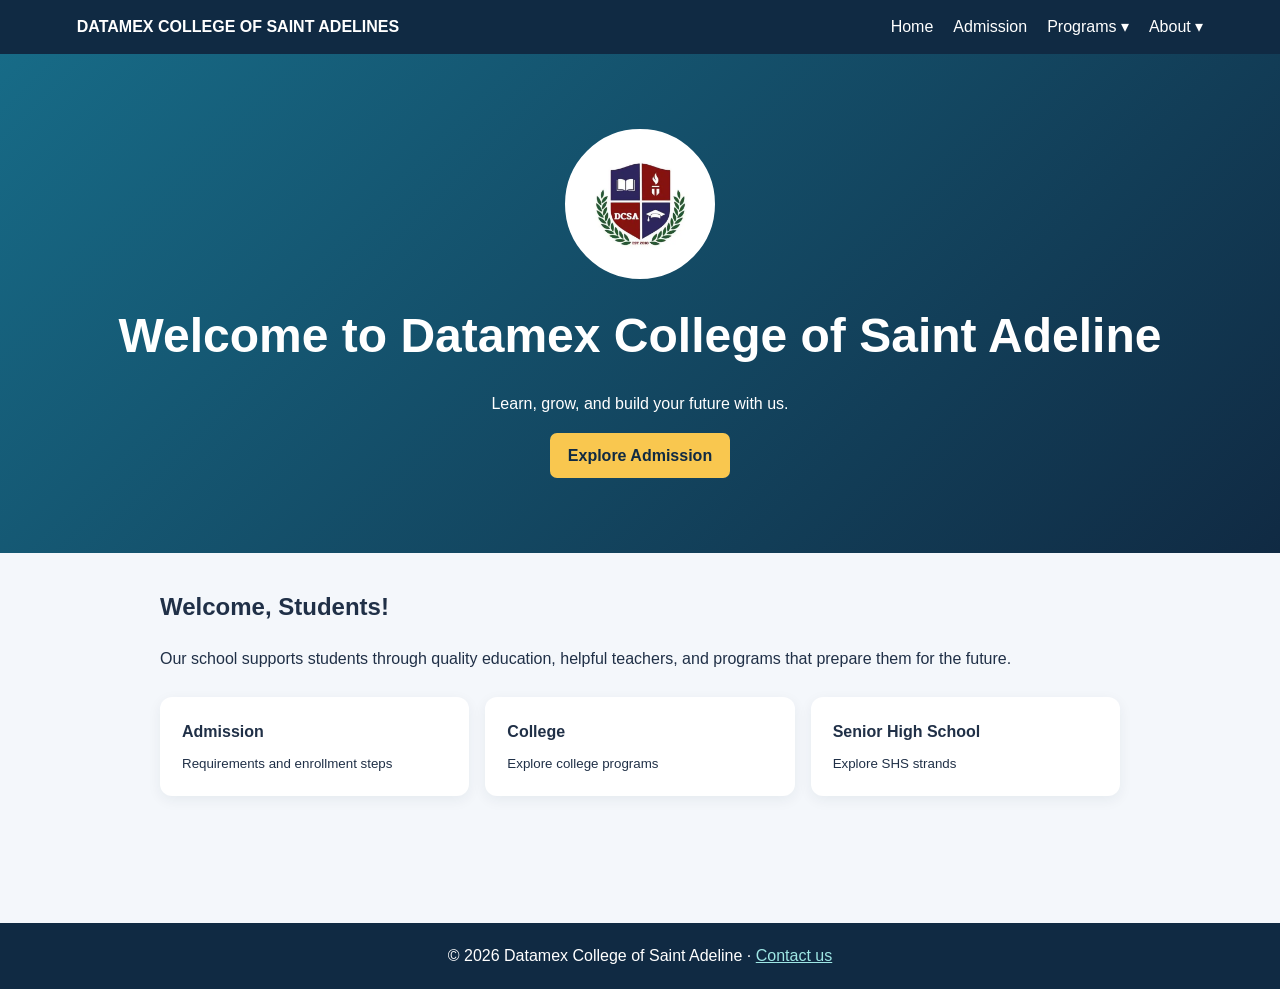
<file: index.html>
<!DOCTYPE html>
<html lang="en">
<head>
    <meta charset="UTF-8">
    <meta name="viewport" content="width=device-width, initial-scale=1">
    <title>Home | Student Portal</title>
    <link rel="stylesheet" href="assets/css/style.css">
</head>
<body>
    <nav>
        <a class="brand" href="index.html">DATAMEX COLLEGE OF SAINT ADELINES</a>
        <button class="menu" onclick="toggleMenu()">☰</button>
        <div id="links">
            <a href="index.html">Home</a>
            <a href="admission.html">Admission</a>
            <div class="drop">
                <span>Programs ▾</span>
                <div class="dropdown">
                    <a href="program-college.html">College</a>
                    <a href="program-shs.html">Senior High School</a>
                </div>
            </div>
            <div class="drop">
                <span>About ▾</span>
                <div class="dropdown">
                    <a href="about-mission.html">Mission</a>
                    <a href="about-vision.html">Vision</a>
                </div>
            </div>
        </div>
    </nav>

    <header class="hero">
        <img class="logo" src="assets/images/school-logo.jpg" alt="Datamex College of Saint Adeline school logo">
        <h1>Welcome to Datamex College of Saint Adeline</h1>
        <p>Learn, grow, and build your future with us.</p>
        <a class="btn" href="admission.html">Explore Admission</a>
    </header>

    <main>
        <h2>Welcome, Students!</h2>
        <p>Our school supports students through quality education, helpful teachers, and programs that prepare them for the future.</p>
        <div class="cards">
            <a href="admission.html">
                Admission
                <small>Requirements and enrollment steps</small>
            </a>
            <a href="program-college.html">
                College
                <small>Explore college programs</small>
            </a>
            <a href="program-shs.html">
                Senior High School
                <small>Explore SHS strands</small>
            </a>
        </div>
    </main>

    <footer>© 2026 Datamex College of Saint Adeline · <a href="mailto:info@Datamex College of Saint Adeline.edu">Contact us</a></footer>
</body>
</html>
</file>
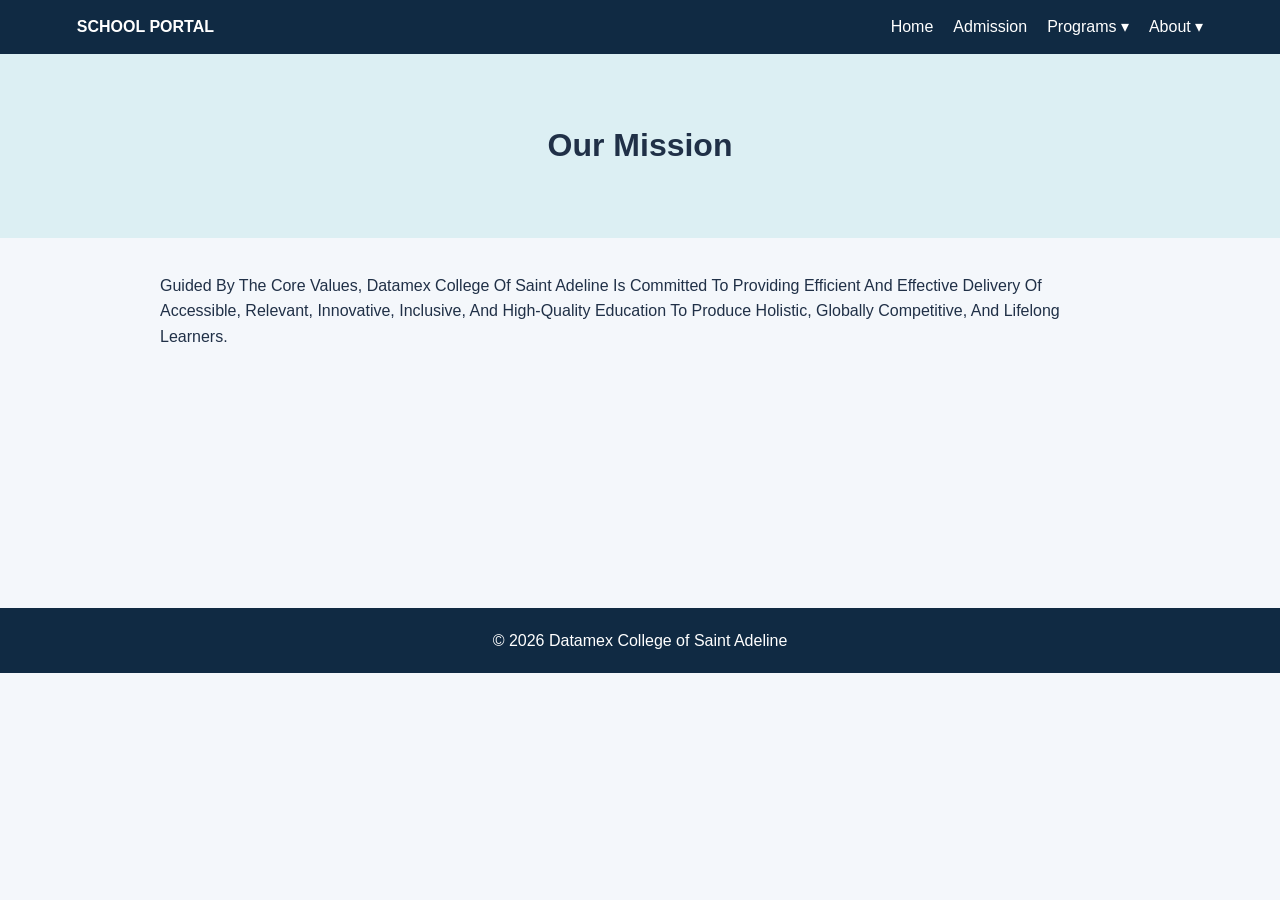
<file: about-mission.html>
<!DOCTYPE html>
<html lang="en">
<head>
    <meta charset="UTF-8">
    <meta name="viewport" content="width=device-width, initial-scale=1">
    <title>Mission</title>
    <link rel="stylesheet" href="assets/css/style.css">
    <script defer src="assets/js/script.js"></script>
</head>
<body>
    <nav>
        <a class="brand" href="index.html">SCHOOL PORTAL</a>
        <button class="menu" onclick="toggleMenu()">☰</button>
        <div id="links">
            <a href="index.html">Home</a>
            <a href="admission.html">Admission</a>
            <div class="drop">
                <span>Programs ▾</span>
                <div class="dropdown">
                    <a href="program-college.html">College</a>
                    <a href="program-shs.html">Senior High School</a>
                </div>
            </div>
            <div class="drop">
                <span>About ▾</span>
                <div class="dropdown">
                    <a href="about-mission.html">Mission</a>
                    <a href="about-vision.html">Vision</a>
                </div>
            </div>
        </div>
    </nav>

    <header class="pagehead">
        <h1>Our Mission</h1>
    </header>

    <main>
        <p>Guided By The Core Values, Datamex College Of Saint Adeline Is Committed To Providing Efficient And Effective Delivery Of Accessible, Relevant, Innovative, Inclusive, And High-Quality Education To Produce Holistic, Globally Competitive, And Lifelong Learners.</p>
    </main>

    <footer>© 2026 Datamex College of Saint Adeline</footer>
</body>
</html>
</file>
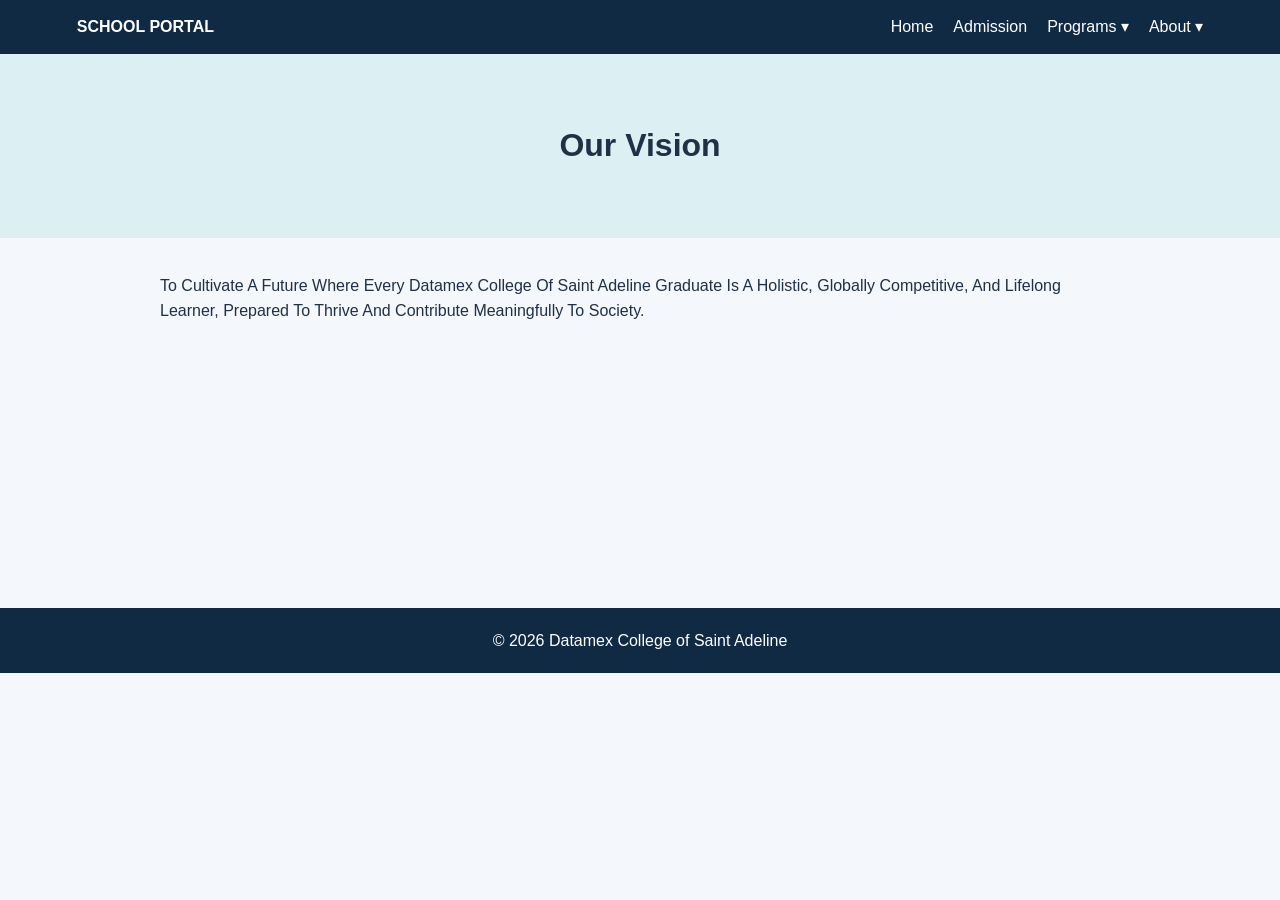
<file: about-vision.html>
<!DOCTYPE html>
<html lang="en">
<head>
    <meta charset="UTF-8">
    <meta name="viewport" content="width=device-width, initial-scale=1">
    <title>Vision</title>
    <link rel="stylesheet" href="assets/css/style.css">
    <script defer src="assets/js/script.js"></script>
</head>
<body>
    <nav>
        <a class="brand" href="index.html">SCHOOL PORTAL</a>
        <button class="menu" onclick="toggleMenu()">☰</button>
        <div id="links">
            <a href="index.html">Home</a>
            <a href="admission.html">Admission</a>
            <div class="drop">
                <span>Programs ▾</span>
                <div class="dropdown">
                    <a href="program-college.html">College</a>
                    <a href="program-shs.html">Senior High School</a>
                </div>
            </div>
            <div class="drop">
                <span>About ▾</span>
                <div class="dropdown">
                    <a href="about-mission.html">Mission</a>
                    <a href="about-vision.html">Vision</a>
                </div>
            </div>
        </div>
    </nav>

    <header class="pagehead">
        <h1>Our Vision</h1>
    </header>

    <main>
        <p>To Cultivate A Future Where Every Datamex College Of Saint Adeline Graduate Is A Holistic, Globally Competitive, And Lifelong Learner, Prepared To Thrive And Contribute Meaningfully To Society.</p>
    </main>

    <footer>© 2026 Datamex College of Saint Adeline</footer>
</body>
</html>
</file>
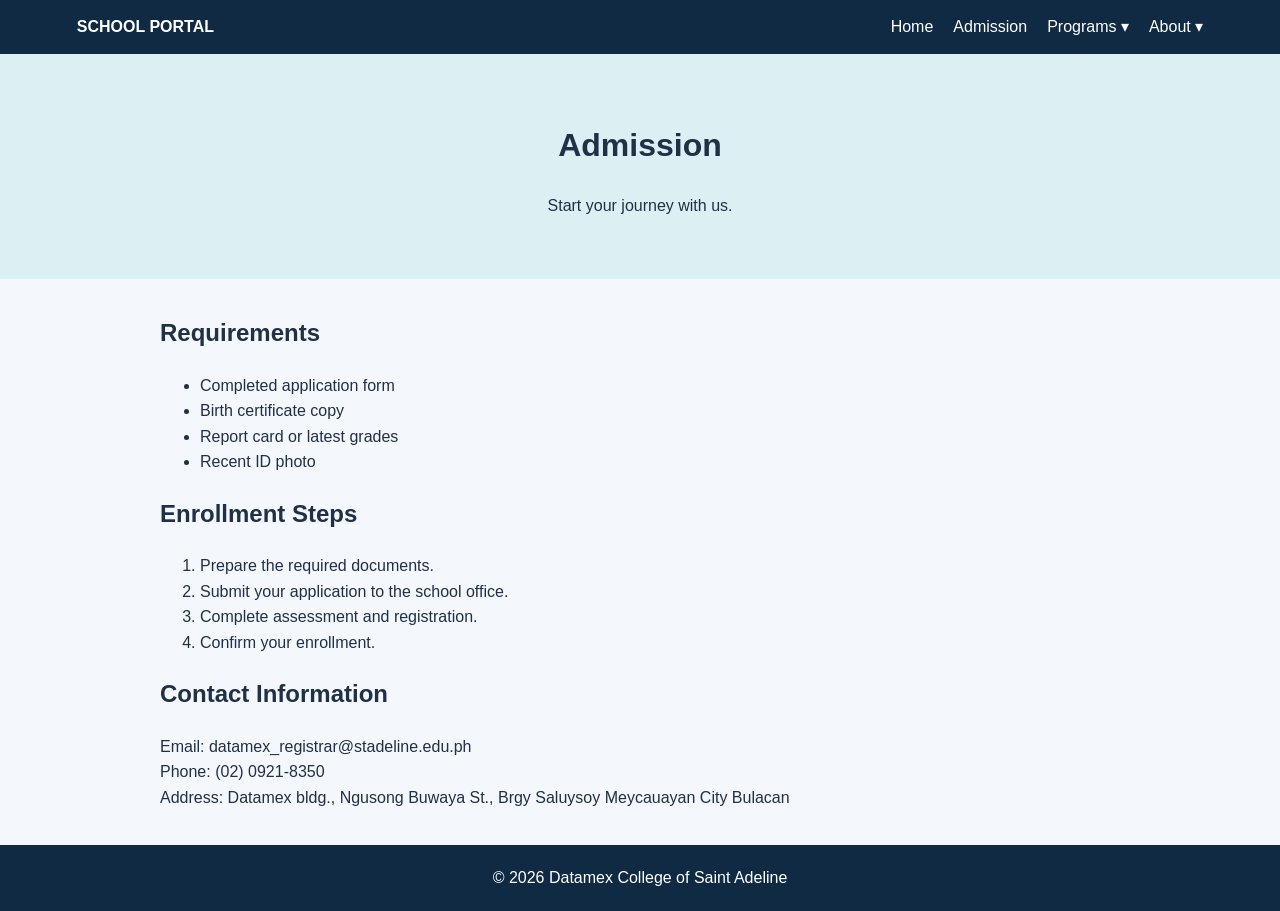
<file: admission.html>
<!DOCTYPE html>
<html lang="en">
<head>
    <meta charset="UTF-8">
    <meta name="viewport" content="width=device-width, initial-scale=1">
    <title>Admission</title>
    <link rel="stylesheet" href="assets/css/style.css">
    <script defer src="assets/js/script.js"></script>
</head>
<body>
    <nav>
        <a class="brand" href="index.html">SCHOOL PORTAL</a>
        <button class="menu" onclick="toggleMenu()">☰</button>
        <div id="links">
            <a href="index.html">Home</a>
            <a href="admission.html">Admission</a>
            <div class="drop">
                <span>Programs ▾</span>
                <div class="dropdown">
                    <a href="program-college.html">College</a>
                    <a href="program-shs.html">Senior High School</a>
                </div>
            </div>
            <div class="drop">
                <span>About ▾</span>
                <div class="dropdown">
                    <a href="about-mission.html">Mission</a>
                    <a href="about-vision.html">Vision</a>
                </div>
            </div>
        </div>
    </nav>

    <header class="pagehead">
        <h1>Admission</h1>
        <p>Start your journey with us.</p>
    </header>

    <main>
        <h2>Requirements</h2>
        <ul>
            <li>Completed application form</li>
            <li>Birth certificate copy</li>
            <li>Report card or latest grades</li>
            <li>Recent ID photo</li>
        </ul>

        <h2>Enrollment Steps</h2>
        <ol>
            <li>Prepare the required documents.</li>
            <li>Submit your application to the school office.</li>
            <li>Complete assessment and registration.</li>
            <li>Confirm your enrollment.</li>
        </ol>

        <h2>Contact Information</h2>
        <p>
            Email: datamex_registrar@stadeline.edu.ph<br>
            Phone: (02) 0921-8350<br>
            Address: Datamex bldg., Ngusong Buwaya St., Brgy Saluysoy Meycauayan City Bulacan
        </p>
    </main>

    <footer>© 2026 Datamex College of Saint Adeline</footer>
</body>
</html>
</file>
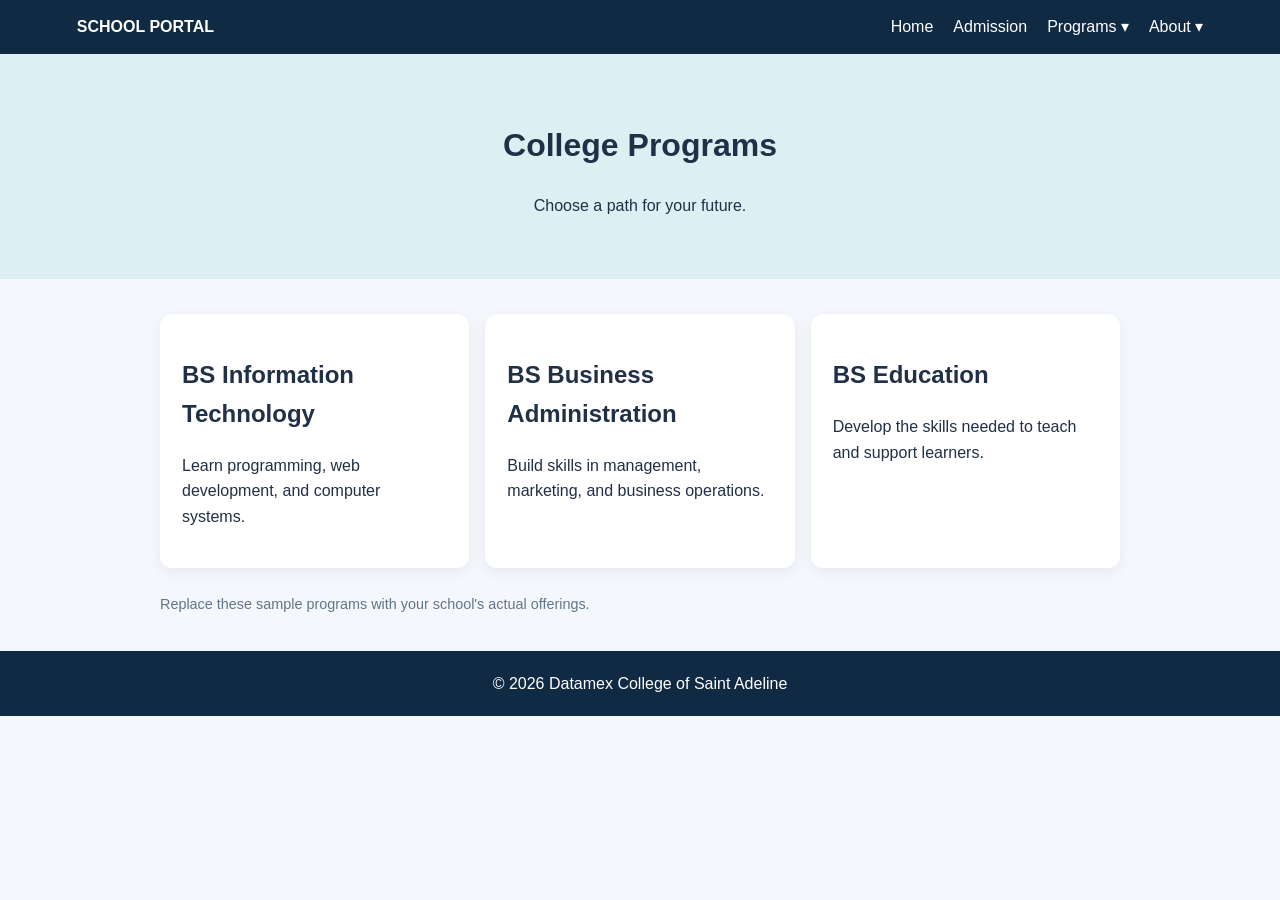
<file: program-college.html>
<!DOCTYPE html>
<html lang="en">
<head>
    <meta charset="UTF-8">
    <meta name="viewport" content="width=device-width, initial-scale=1">
    <title>College Programs</title>
    <link rel="stylesheet" href="assets/css/style.css">
    <script defer src="assets/js/script.js"></script>
</head>
<body>
    <nav>
        <a class="brand" href="index.html">SCHOOL PORTAL</a>
        <button class="menu" onclick="toggleMenu()">☰</button>
        <div id="links">
            <a href="index.html">Home</a>
            <a href="admission.html">Admission</a>
            <div class="drop">
                <span>Programs ▾</span>
                <div class="dropdown">
                    <a href="program-college.html">College</a>
                    <a href="program-shs.html">Senior High School</a>
                </div>
            </div>
            <div class="drop">
                <span>About ▾</span>
                <div class="dropdown">
                    <a href="about-mission.html">Mission</a>
                    <a href="about-vision.html">Vision</a>
                </div>
            </div>
        </div>
    </nav>

    <header class="pagehead">
        <h1>College Programs</h1>
        <p>Choose a path for your future.</p>
    </header>

    <main>
        <div class="cards">
            <article>
                <h2>BS Information Technology</h2>
                <p>Learn programming, web development, and computer systems.</p>
            </article>
            <article>
                <h2>BS Business Administration</h2>
                <p>Build skills in management, marketing, and business operations.</p>
            </article>
            <article>
                <h2>BS Education</h2>
                <p>Develop the skills needed to teach and support learners.</p>
            </article>
        </div>
        <p class="note">Replace these sample programs with your school's actual offerings.</p>
    </main>

    <footer>© 2026 Datamex College of Saint Adeline</footer>
</body>
</html>
</file>
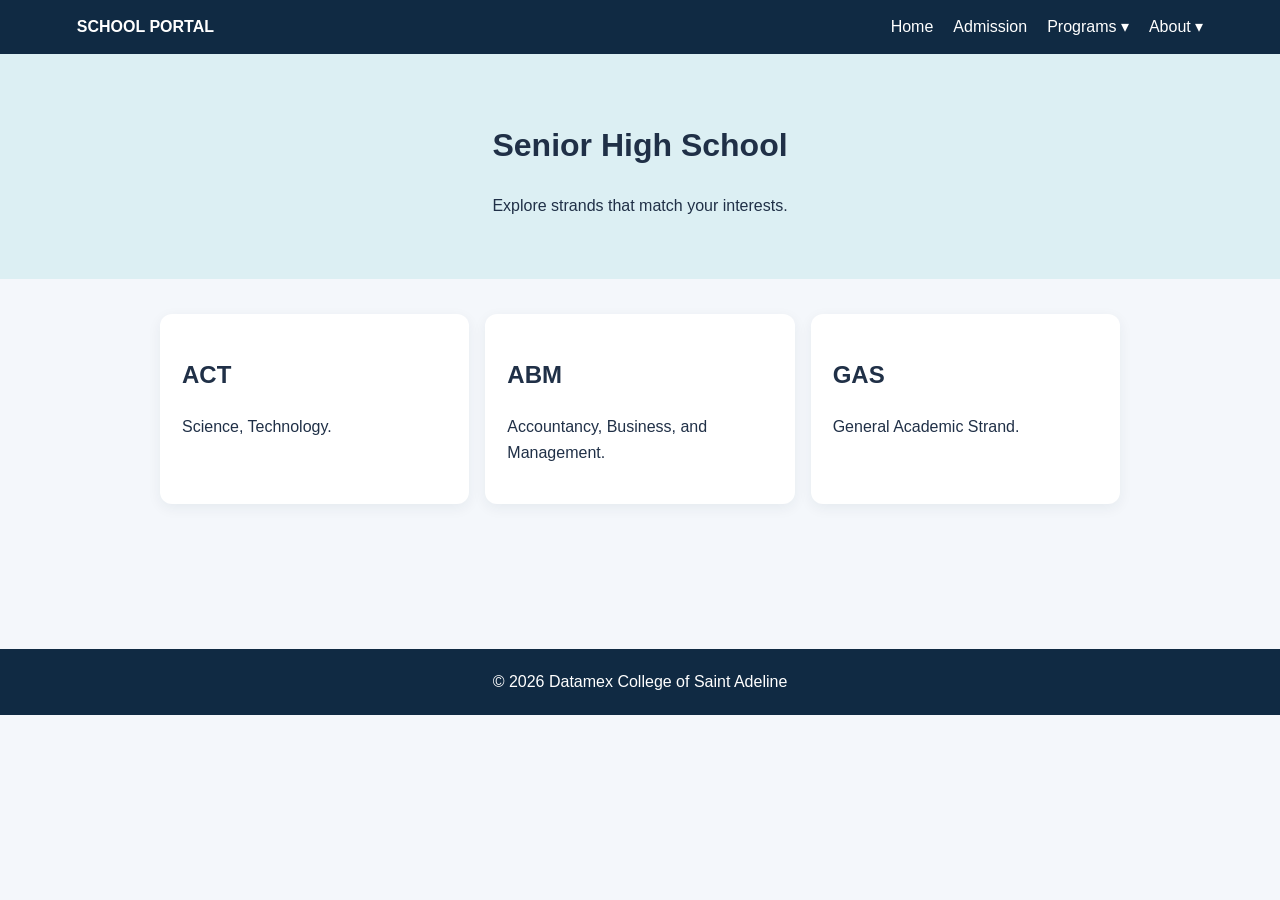
<file: program-shs.html>
<!DOCTYPE html>
<html lang="en">
<head>
    <meta charset="UTF-8">
    <meta name="viewport" content="width=device-width, initial-scale=1">
    <title>Senior High School</title>
    <link rel="stylesheet" href="assets/css/style.css">
    <script defer src="assets/js/script.js"></script>
</head>
<body>
    <nav>
        <a class="brand" href="index.html">SCHOOL PORTAL</a>
        <button class="menu" onclick="toggleMenu()">☰</button>
        <div id="links">
            <a href="index.html">Home</a>
            <a href="admission.html">Admission</a>
            <div class="drop">
                <span>Programs ▾</span>
                <div class="dropdown">
                    <a href="program-college.html">College</a>
                    <a href="program-shs.html">Senior High School</a>
                </div>
            </div>
            <div class="drop">
                <span>About ▾</span>
                <div class="dropdown">
                    <a href="about-mission.html">Mission</a>
                    <a href="about-vision.html">Vision</a>
                </div>
            </div>
        </div>
    </nav>

    <header class="pagehead">
        <h1>Senior High School</h1>
        <p>Explore strands that match your interests.</p>
    </header>

    <main>
        <div class="cards">
            <article>
                <h2>ACT</h2>
                <p>Science, Technology.</p>
            </article>
            <article>
                <h2>ABM</h2>
                <p>Accountancy, Business, and Management.</p>
            </article>
            <article>
                <h2>GAS</h2>
                <p>General Academic Strand.</p>
        </div>
    </main>

    <footer>© 2026 Datamex College of Saint Adeline</footer>
</body>
</html>
</file>
<file: assets/css/style.css>
* {
    box-sizing: border-box;
}

body {
    margin: 0;
    font: 16px Arial, sans-serif;
    color: #203047;
    background: #f4f7fb;
    line-height: 1.6;
}

nav {
    position: sticky;
    top: 0;
    z-index: 2;
    display: flex;
    align-items: center;
    justify-content: space-between;
    gap: 18px;
    padding: 14px 6%;
    color: white;
    background: #102a43;
}

.brand {
    color: white;
    font-weight: bold;
    text-decoration: none;
}

#links {
    display: flex;
    align-items: center;
    gap: 20px;
}

nav a,
nav span {
    color: white;
    text-decoration: none;
}

nav a:hover {
    color: #9ee7e5;
}

.drop {
    position: relative;
    cursor: pointer;
}

.dropdown {
    position: absolute;
    top: 100%;
    left: 0;
    display: none;
    min-width: 170px;
    padding: 10px;
    background: #102a43;
}

.dropdown a {
    display: block;
    padding: 6px;
}

.drop:hover .dropdown,
.drop:focus-within .dropdown {
    display: block;
}

.menu {
    display: none;
}

.hero {
    padding: 75px 20px;
    color: white;
    text-align: center;
    background: linear-gradient(135deg, #176b87, #102a43);
}

.hero h1 {
    margin: 12px 0;
    font-size: clamp(30px, 5vw, 48px);
}

.logo {
    display: inline-block;
    width: 150px;
    height: 150px;
    padding: 8px;
    border: 2px solid white;
    border-radius: 50%;
    background: white;
    object-fit: contain;
}

.btn {
    display: inline-block;
    padding: 10px 18px;
    border-radius: 7px;
    color: #102a43;
    background: #f9c74f;
    font-weight: bold;
    text-decoration: none;
}

.pagehead {
    padding: 45px 15px;
    background: #dceff3;
    text-align: center;
}

main {
    max-width: 1000px;
    min-height: 300px;
    margin: 35px auto;
    padding: 0 20px;
}

.cards {
    display: grid;
    grid-template-columns: repeat(auto-fit, minmax(210px, 1fr));
    gap: 16px;
    margin: 25px 0;
}

.cards a,
.cards article {
    display: block;
    padding: 22px;
    border-radius: 12px;
    color: #203047;
    background: white;
    box-shadow: 0 4px 14px #102a4310;
    text-decoration: none;
}

.cards a {
    font-weight: bold;
}

.cards small {
    display: block;
    margin-top: 8px;
    font-weight: normal;
}

.note {
    color: #62758a;
    font-size: 0.9rem;
}

footer {
    padding: 20px;
    color: white;
    background: #102a43;
    text-align: center;
}

footer a {
    color: #9ee7e5;
}

@media (max-width: 650px) {
    nav {
        flex-wrap: wrap;
    }

    .menu {
        display: block;
        padding: 6px 10px;
        border: 1px solid white;
        border-radius: 5px;
        color: white;
        background: transparent;
    }

    #links {
        display: none;
        flex-direction: column;
        align-items: flex-start;
        gap: 12px;
        width: 100%;
    }

    #links.show {
        display: flex;
    }

    .dropdown {
        position: static;
    }

    .drop:hover .dropdown {
        display: block;
    }
}
</file>
